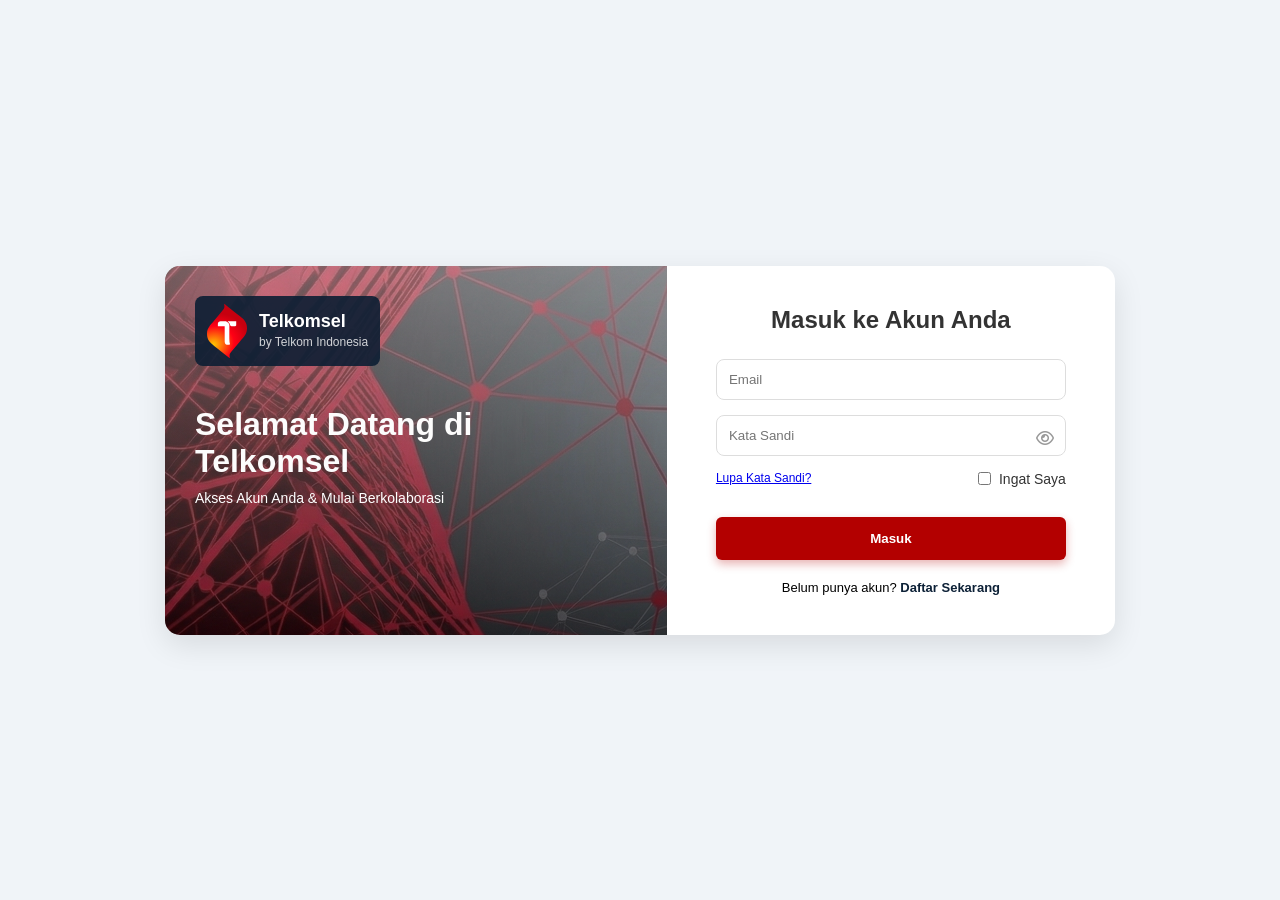
<file: index.html>
<!DOCTYPE html>
<html lang="id">
<head>
    <meta charset="UTF-8">
    <meta name="viewport" content="width=device-width, initial-scale=1.0">
    <title>Telkomsel - Login & Register</title>
    <link rel="stylesheet" href="style.css">
    <link rel="stylesheet" href="https://cdnjs.cloudflare.com/ajax/libs/font-awesome/6.0.0/css/all.min.css">
</head>
<body>
    <div class="main-container">
        <div class="left-side">
            <div class="logo-container">
                <img src="Telkomsel_2021_icon.svg" alt="Telkomsel Logo" class="logo">
                <div class="logo-text">
                    <strong>Telkomsel</strong><br>
                    <span>by Telkom Indonesia</span>
                </div>
            </div>
            <div class="welcome-text">
                <h1>Selamat Datang di <br> Telkomsel</h1>
                <p>Akses Akun Anda & Mulai Berkolaborasi</p>
            </div>
        </div>

        <!-- Sisi Kanan -->
        <div class="right-side">

            <div class="form-card" id="loginBox">
                <h2>Masuk ke Akun Anda</h2>
                <form id="loginForm">
                    <input type="email" placeholder="Email" required>
                    <div class="password-field">
                        <input type="password" placeholder="Kata Sandi" class="pass-input" required>
                        <i class="fa-regular fa-eye toggle-eye"></i>
                    </div>
                    <div class="form-options">
                        <a href="forget.html" class="forgot-link">Lupa Kata Sandi?</a>
                        <div class="remember-me">
                            <input type="checkbox" id="remember-log">
                            <label for="remember-log">Ingat Saya</label>
                        </div>
                    </div>
                    <button type="submit" class="btn-primary btn-login">Masuk</button>
                </form>
                <p class="footer-text">Belum punya akun? <a href="register.html" onclick="showRegister()">Daftar Sekarang</a></p>
            </div>

            <div class="form-card hidden" id="registerBox">
                <h2>Daftar Akun Baru</h2>
                <form id="registerForm">
                    <input type="text" placeholder="Nama Lengkap" required>
                    <input type="email" placeholder="Email" required>
                    <div class="password-field">
                        <input type="password" placeholder="Kata Sandi" class="pass-input" required>
                        <i class="fa-regular fa-eye toggle-eye"></i>
                    </div>
                    <input type="password" placeholder="Konfirmasi Kata Sandi" required>
                    <div class="remember-me">
                        <input type="checkbox" id="remember-reg">
                        <label for="remember-reg">Ingat Saya</label>
                    </div>
                    <button type="submit" class="btn-primary btn-reg">Daftar</button>
                </form>
                <p class="footer-text">Sudah punya akun?><a href="login.html" onclick="showLogin()">Masuk Sekarang</a>/<p>
            </div>
        </div>
    </div>
    <script src="script.js"></script>
</body>
</html>
</file>
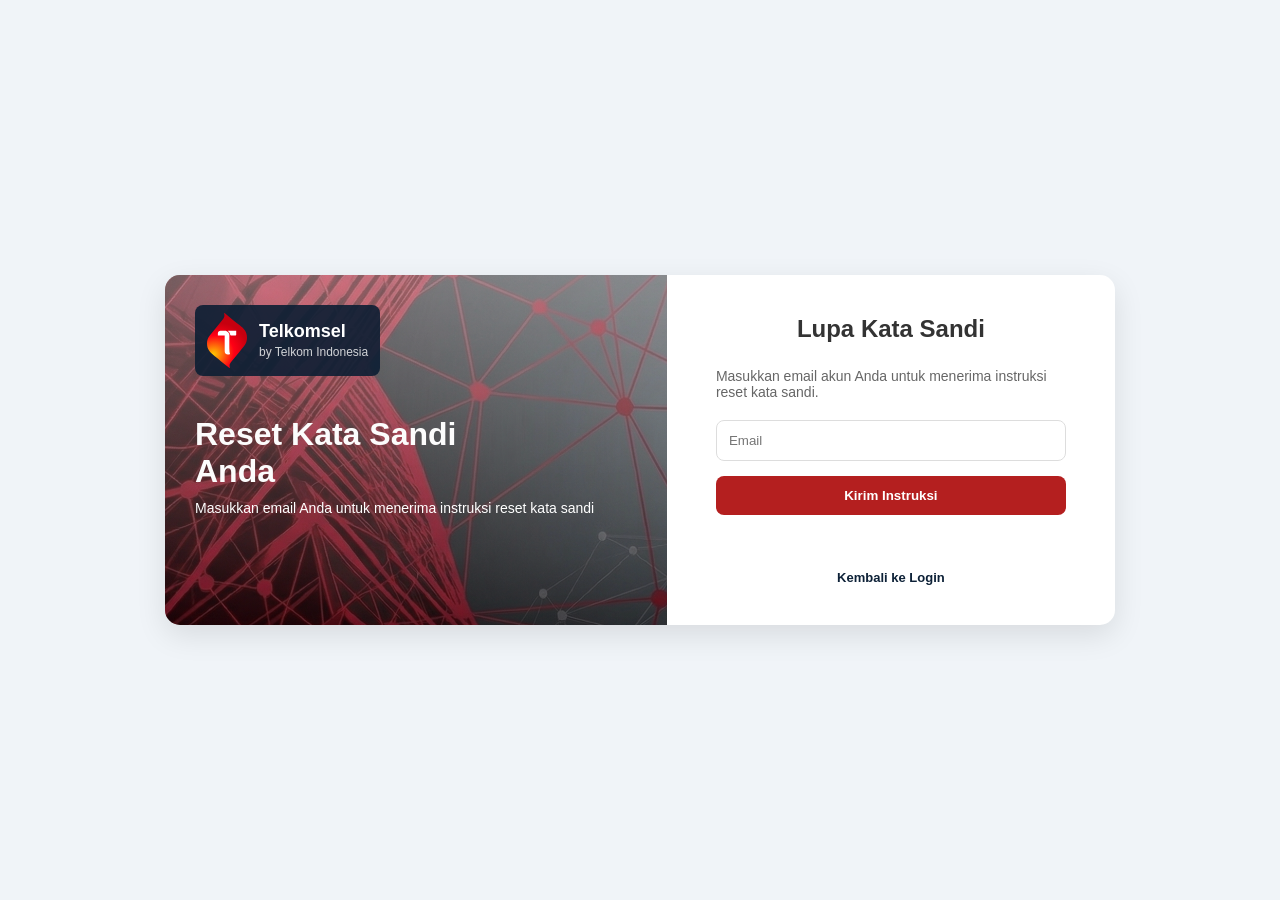
<file: forget.html>
<!DOCTYPE html>
<html lang="id">
<head>
    <meta charset="UTF-8">
    <meta name="viewport" content="width=device-width, initial-scale=1.0">
    <title>Telkomsel - Lupa Kata Sandi</title>
    <link rel="stylesheet" href="style.css">
    <link rel="stylesheet" href="https://cdnjs.cloudflare.com/ajax/libs/font-awesome/6.0.0/css/all.min.css">
</head>
<body>
    <div class="main-container">
        <!-- Sisi Kiri -->
        <div class="left-side">
            <div class="logo-container">
                <img src="Telkomsel_2021_icon.svg" alt="Telkomsel Logo" class="logo">
                <div class="logo-text">
                    <strong>Telkomsel</strong><br>
                    <span>by Telkom Indonesia</span>
                </div>
            </div>
            <div class="welcome-text">
                <h1>Reset Kata Sandi <br> Anda</h1>
                <p>Masukkan email Anda untuk menerima instruksi reset kata sandi</p>
            </div>
        </div>

        <!-- Sisi Kanan -->
        <div class="right-side">
            <!-- Form Forget Password - Tahap 1: Input Email -->
            <div class="form-card" id="forgetBox">
                <h2>Lupa Kata Sandi</h2>
                <form id="forgetForm">
                    <p style="color: #666; font-size: 14px; margin-bottom: 20px;">Masukkan email akun Anda untuk menerima instruksi reset kata sandi.</p>
                    <input type="email" id="forgetEmail" placeholder="Email" required>
                    <button type="submit" class="btn-primary btn-forget">Kirim Instruksi</button>
                </form>
                <div id="forgetMessage" class="message"></div>
                <p class="footer-text"><a href="login.html">Kembali ke Login</a></p>
            </div>

            <!-- Form Forget Password - Tahap 2: Input Kode Verifikasi -->
            <div class="form-card hidden" id="verifyBox">
                <h2>Verifikasi Kode</h2>
                <form id="verifyForm">
                    <p style="color: #666; font-size: 14px; margin-bottom: 20px;">Kami telah mengirim kode verifikasi ke email Anda. Masukkan kode tersebut di bawah ini.</p>
                    <input type="text" id="verifyCode" placeholder="Kode Verifikasi (6 digit)" maxlength="6" required>
                    <button type="submit" class="btn-primary btn-verify">Verifikasi</button>
                </form>
                <div id="verifyMessage" class="message"></div>
                <p class="footer-text"><a href="#" onclick="backToForget(); return false;">Kembali</a></p>
            </div>

            <!-- Form Forget Password - Tahap 3: Reset Kata Sandi -->
            <div class="form-card hidden" id="resetBox">
                <h2>Reset Kata Sandi</h2>
                <form id="resetForm">
                    <p style="color: #666; font-size: 14px; margin-bottom: 20px;">Buat kata sandi baru yang kuat untuk keamanan akun Anda.</p>
                    
                    <div class="password-field">
                        <label for="newPassword">Kata Sandi Baru</label>
                        <div style="position: relative;">
                            <input type="password" id="newPassword" placeholder="Kata Sandi Baru" class="pass-input" required>
                            <i class="fa-regular fa-eye toggle-eye"></i>
                        </div>
                    </div>

                    <div class="password-field">
                        <label for="confirmPassword">Konfirmasi Kata Sandi</label>
                        <div style="position: relative;">
                            <input type="password" id="confirmPassword" placeholder="Konfirmasi Kata Sandi" class="pass-input" required>
                            <i class="fa-regular fa-eye toggle-eye"></i>
                        </div>
                    </div>

                    <button type="submit" class="btn-primary btn-reset">Reset Kata Sandi</button>
                </form>
                <div id="resetMessage" class="message"></div>
                <p class="footer-text"><a href="login.html">Kembali ke Login</a></p>
            </div>
        </div>
    </div>

    <script src="script.js"></script>
</body>
</html>
</file>
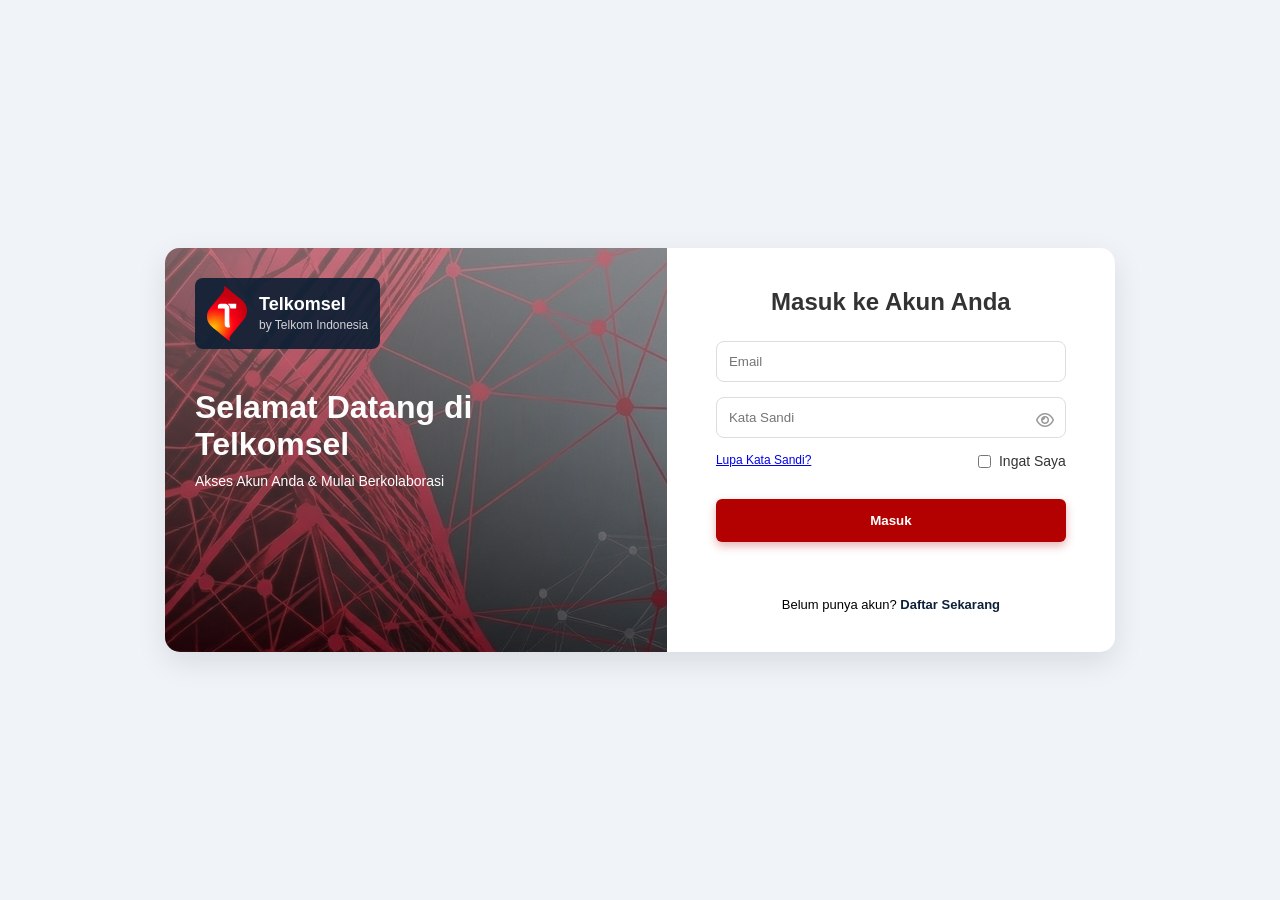
<file: login.html>
<!DOCTYPE html>
<html lang="id">
<head>
    <meta charset="UTF-8">
    <meta name="viewport" content="width=device-width, initial-scale=1.0">
    <title>Telkomsel - Login</title>
    <link rel="stylesheet" href="style.css">
    <link rel="stylesheet" href="https://cdnjs.cloudflare.com/ajax/libs/font-awesome/6.0.0/css/all.min.css">
</head>
<body>
    <div class="main-container">
        <!-- Sisi Kiri -->
        <div class="left-side">
            <div class="logo-container">
                <img src="Telkomsel_2021_icon.svg" alt="Telkomsel Logo" class="logo">
                <div class="logo-text">
                    <strong>Telkomsel</strong><br>
                    <span>by Telkom Indonesia</span>
                </div>
            </div>
            <div class="welcome-text">
                <h1>Selamat Datang di <br> Telkomsel</h1>
                <p>Akses Akun Anda & Mulai Berkolaborasi</p>
            </div>
        </div>

        <!-- Sisi Kanan -->
        <div class="right-side">
            <!-- Form Login --> 
            <div class="form-card" id="loginBox">
                <h2>Masuk ke Akun Anda</h2>
                <form id="loginForm">
                    <input type="email" id="loginEmail" placeholder="Email" required>
                    <div class="password-field">
                        <input type="password" id="loginPassword" placeholder="Kata Sandi" class="pass-input" required>
                        <i class="fa-regular fa-eye toggle-eye"></i>
                    </div>
                    <div class="form-options">
                        <a href="forget.html" class="forgot-link">Lupa Kata Sandi?</a>
                        <div class="remember-me">
                            <input type="checkbox" id="remember-log">
                            <label for="remember-log">Ingat Saya</label>
                        </div>
                    </div>
                    <button type="submit" class="btn-primary btn-login">Masuk</button>
                </form>
                <div id="loginMessage" class="message"></div>
                <p class="footer-text">Belum punya akun? <a href="register.html">Daftar Sekarang</a></p>
            </div>
        </div>
    </div>

    <script src="script.js"></script>
</body>
</html>
</file>
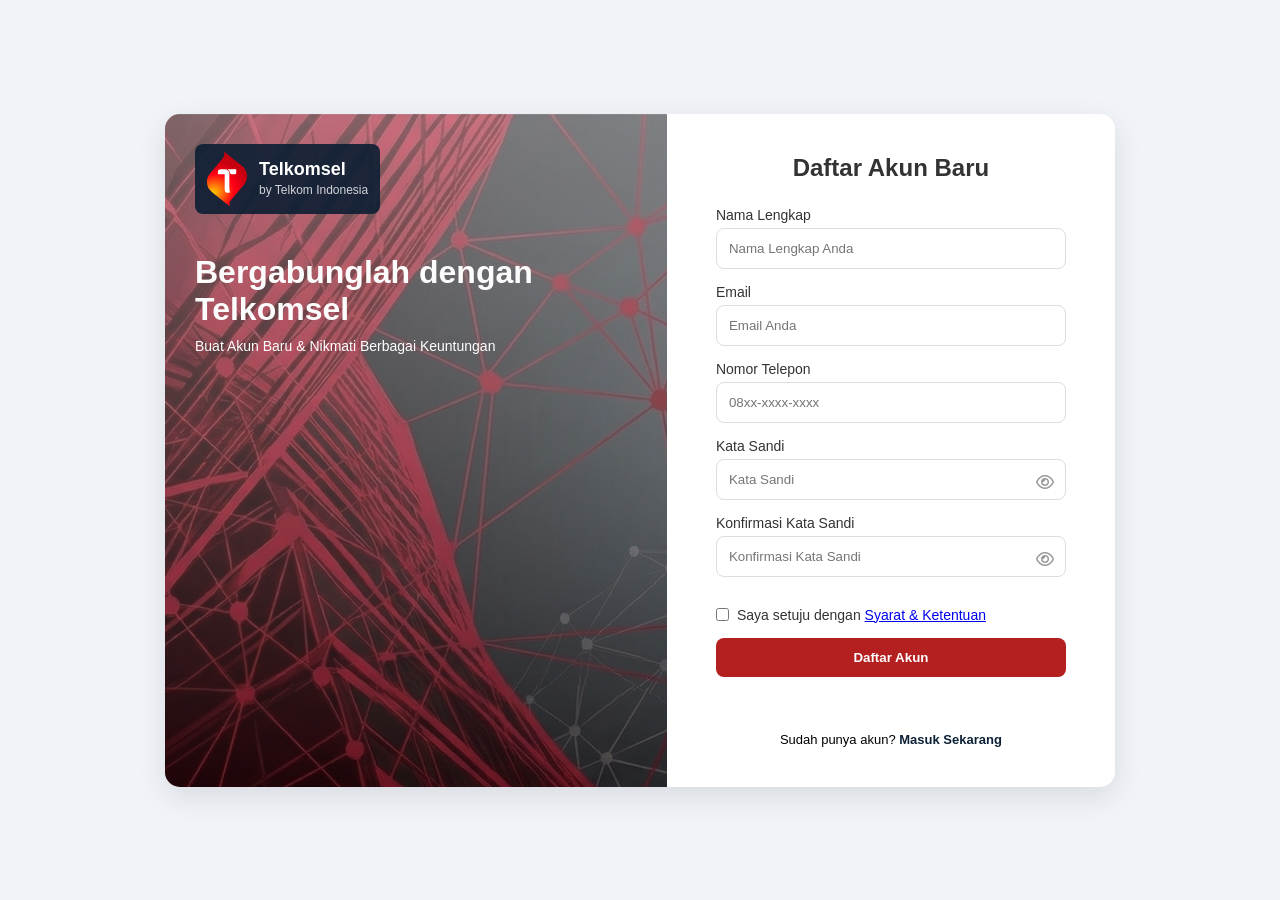
<file: register.html>
<!DOCTYPE html>
<html lang="id">
<head>
    <meta charset="UTF-8">
    <meta name="viewport" content="width=device-width, initial-scale=1.0">
    <title>Telkomsel - Daftar Akun</title>
    <link rel="stylesheet" href="style.css">
    <link rel="stylesheet" href="https://cdnjs.cloudflare.com/ajax/libs/font-awesome/6.0.0/css/all.min.css">
</head>
<body>
    <div class="main-container">
        <!-- Sisi Kiri -->
        <div class="left-side">
            <div class="logo-container">
                <img src="Telkomsel_2021_icon.svg" alt="Telkomsel Logo" class="logo">
                <div class="logo-text">
                    <strong>Telkomsel</strong><br>
                    <span>by Telkom Indonesia</span></div>
            </div>
            <div class="welcome-text">
                <h1>Bergabunglah dengan <br> Telkomsel</h1>
                <p>Buat Akun Baru & Nikmati Berbagai Keuntungan</p>
            </div>
        </div>

        <!-- Sisi Kanan -->
        <div class="right-side">
            <!-- Form Register -->
            <div class="form-card" id="registerBox">
                <h2>Daftar Akun Baru</h2>
                <form id="registerForm">
                    <!-- Input Nama Lengkap -->
                    <div>
                        <label for="fullName">Nama Lengkap</label>
                        <input type="text" id="fullName" placeholder="Nama Lengkap Anda" required>
                    </div>

                    <!-- Input Email -->
                    <div>
                        <label for="registerEmail">Email</label>
                        <input type="email" id="registerEmail" placeholder="Email Anda" required>
                    </div>

                    <!-- Input Nomor Telepon -->
                    <div>
                        <label for="phoneNumber">Nomor Telepon</label>
                        <input type="tel" id="phoneNumber" placeholder="08xx-xxxx-xxxx" pattern="[0-9\-]{10,}" required>
                    </div>

                    <!-- Input Password -->
                    <div class="password-field">
                        <label for="registerPassword">Kata Sandi</label>
                        <div style="position: relative;">
                            <input type="password" id="registerPassword" placeholder="Kata Sandi" class="pass-input" required>
                            <i class="fa-regular fa-eye toggle-eye"></i>
                        </div>
                    </div>

                    <!-- Input Konfirmasi Password -->
                    <div class="password-field">
                        <label for="confirmRegisterPassword">Konfirmasi Kata Sandi</label>
                        <div style="position: relative;">
                            <input type="password" id="confirmRegisterPassword" placeholder="Konfirmasi Kata Sandi" class="pass-input" required>
                            <i class="fa-regular fa-eye toggle-eye"></i>
                        </div>
                    </div>

                    <!-- Checkbox Kesepakatan -->
                    <div class="remember-me" style="margin-top: 15px;">
                        <input type="checkbox" id="agreeTerms" required>
                        <label for="agreeTerms">Saya setuju dengan <a href="#" onclick="return false;">Syarat & Ketentuan</a></label>
                    </div>

                    <!-- Tombol Register -->
                    <button type="submit" class="btn-primary btn-reg">Daftar Akun</button>
                </form>

                <!-- Pesan Notifikasi -->
                <div id="registerMessage" class="message"></div>

                <!-- Link ke Login -->
                <p class="footer-text">Sudah punya akun? <a href="login.html">Masuk Sekarang</a></p>
            </div>
        </div>
    </div>

    <script src="script.js"></script>
</body>
</html>
</file>
<file: style.css>
/* Pengaturan Dasar */
* { box-sizing: border-box; 
    margin: 0; padding: 0; 
    font-family: 
    'Segoe UI', 
    sans-serif;     
}

body { 
    background-color: #f0f4f8; 
    height: 100vh; 
    display: flex; 
    justify-content: center; 
    align-items: center; 
}

/* Kontainer Utama */
.main-container { 
    display: flex; 
    width: 950px; 
    background: white; 
    border-radius: 15px; 
    overflow: hidden; 
    box-shadow: 0 10px 30px rgba(0,0,0,0.1); 
}

/* Sisi Kiri */
.left-side {
    flex: 1.2;
    background: linear-gradient(rgba(255, 255, 255, 0.358), rgba(0, 0, 0, 0.342)), 
                url('ilustrasi tower.png') center/cover;
    position: relative;
    padding: 30px;
}

.logo-container {
    background: rgba(13, 30, 51, 0.9);
    padding: 8px 12px;
    border-radius: 8px;
    display: inline-flex;
    align-items: center;    
    color: white;
}

.logo {
    width: 40px;
    margin-right: 12px;}

.logo-text strong { font-size: 18px; }
.logo-text span { font-size: 12px; opacity: 0.8; }

.brand { 
    display: flex; 
    align-items: center; 
    gap: 20px; 
    font-weight: bold; 
    margin-bottom: 30px; 
}

.left-side h1 { 
    color: #fcfcfc; 
    margin-bottom: 10px; 
}

.left-side p { 
    color: #dedcdc; 
    font-size: 14px; 
}

/* Tambahkan pengaturan margin otomatis pada teks selamat datang */
.welcome-text {
    margin-top: 40px;      /* Mendorong teks ke bawah dari logo */
    margin-bottom: 40px;   /* Mendorong teks ke atas dari batas bawah */
    text-align: left;      /* Memastikan tulisan tetap rata kiri (tidak ketengah) */
}

/* Memastikan teks terlihat jelas (dari modifikasi sebelumnya) */
.welcome-text p {
    color: #FFFFFF;
    opacity: 1;
}

/* Sisi Kanan */
.right-side { 
    flex: 1; 
    padding: 40px; 
    display: flex; 
    justify-content: center; 
    align-items: center; 
}

.form-card { 
    width: 100%; 
    max-width: 350px; 
}

.form-card h2 { 
    text-align: center; 
    margin-bottom: 25px; 
    color: #333; 
}

/* Input & Button */
input { 
    width: 100%; 
    padding: 12px; 
    margin-bottom: 15px; 
    border: 1px solid #ddd; 
    border-radius: 8px; 
}

.password-field { 
    position: relative; 
}

.toggle-eye { 
    position: absolute; 
    right: 12px; 
    top: 15px; 
    cursor: pointer; 
    color: #999; 
}

.btn-primary { 
    width: 100%; 
    padding: 12px; 
    border: none; 
    border-radius: 8px; 
    color: white; 
    font-weight: bold; 
    cursor: pointer; 
    transition: 0.3s; 
}

.btn-login {
    width: 100%;
    padding: 14px;
    background-color: #b30000;
    color: white;
    border: none;
    border-radius: 6px;
    font-weight: bold;
    cursor: pointer;
    transition: 0.3s;
    box-shadow: 0 4px 10px rgba(179, 0, 0, 0.3);
}

.btn-reg { 
    background-color: #b41f1f; 
}   /* merah Gelap sesuai gambar register */

.btn-forget {
    background-color: #b41f1f;
} /* Sama dengan login */

.btn-verify {
    background-color: #b41f1f;
} /* Sama dengan login */

.btn-reset {
    background-color: #b41f1f;
} /* Sama dengan login */

/* Utilitas */
.hidden { 
    display: none !important; 
}

.form-options { 
    display: flex; 
    justify-content: space-between; 
    font-size: 12px; 
    margin-bottom: 15px; 
}

.divider { 
    text-align: center; 
    margin: 20px 0; 
    border-bottom: 1px solid #eee; 
    line-height: 0.1em; 
}

.divider span { 
    background: #fff; 
    padding: 0 10px; 
    font-size: 12px; 
    color: #999; 
}
.social-login { 
    display: flex; 
    justify-content: center; 
    gap: 10px; 
}

.social-btn { 
    padding: 8px 15px; 
    border: 1px solid #eee; 
    border-radius: 5px; 
    background: white; 
    cursor: pointer; 
}
.footer-text { 
    text-align: center; 
    margin-top: 20px; 
    font-size: 13px; 
}
.footer-text a { 
    color: #0d2137; 
    font-weight: bold; 
    text-decoration: none; 
}

/* Styling untuk pesan */
.message {
    margin-top: 15px;
    padding: 10px;
    border-radius: 5px;
    text-align: center;
    font-size: 14px;
}

.message.success {
    background-color: #d4edda;
    color: #155724;
    border: 1px solid #c3e6cb;
}

.message.error {
    background-color: #f8d7da;
    color: #721c24;
    border: 1px solid #f5c6cb;
}

.message.warning {
    background-color: #fff3cd;
    color: #856404;
    border: 1px solid #ffeaa7;
}

/* Styling untuk label */
label {
    display: block;
    margin-bottom: 5px;
    color: #333;
    font-size: 14px;
    font-weight: 500;
}

.password-field label {
    margin-bottom: 5px;
}

.remember-me {
    display: flex;
    align-items: center;
    gap: 8px;
    margin-bottom: 15px;
}

.remember-me input[type="checkbox"] {
    width: auto;
    margin: 0;
    cursor: pointer;
}

.remember-me label {
    margin: 0;
    cursor: pointer;
}
</file>
